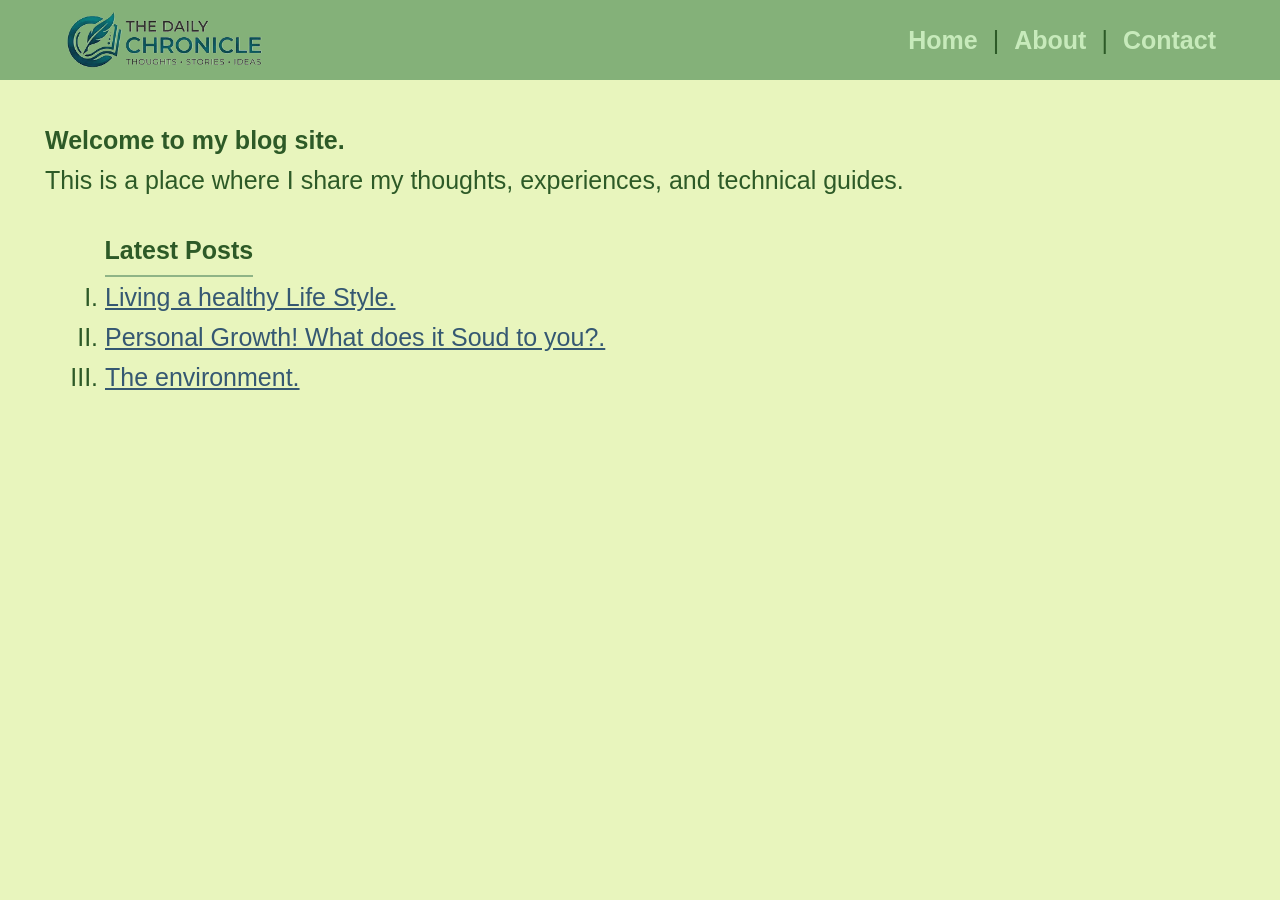
<file: index.html>
<!DOCTYPE html>
<html lang="en">

<head>
    <meta charset="UTF-8">
    <meta name="viewport" content="width=device-width, initial-scale=1.0">
    <title>My Blog Home</title>
    <link rel="stylesheet" href="style.css">
</head>

<body>

    <nav>
        <div class="logo">
            <img src="logo.png" alt="logo" class="nav-logo">
        </div>
        <div class="navigation-links">
            <a href="index.html">Home</a> |
            <a href="about.html">About</a> |
            <a href="contact.html">Contact</a>
        </div>
    </nav>
<div class="content-wrapper">
    <H1>Welcome to my blog site.</H1>
    <p>This is a place where I share my thoughts, experiences, and technical guides.</p>
    <H2>Latest Posts</H2>


    <ol type="I" class="blog-list">

        <li><a href="./Healthy.html">Living a healthy Life Style.</a></li>

        <li><a href="./personal.html">Personal Growth! What does it Soud to you?.</a> </li>

        <li><a href="./environment.html">The environment.</a></li>

    </ol>
    </div>

</body>

</html>
</file>
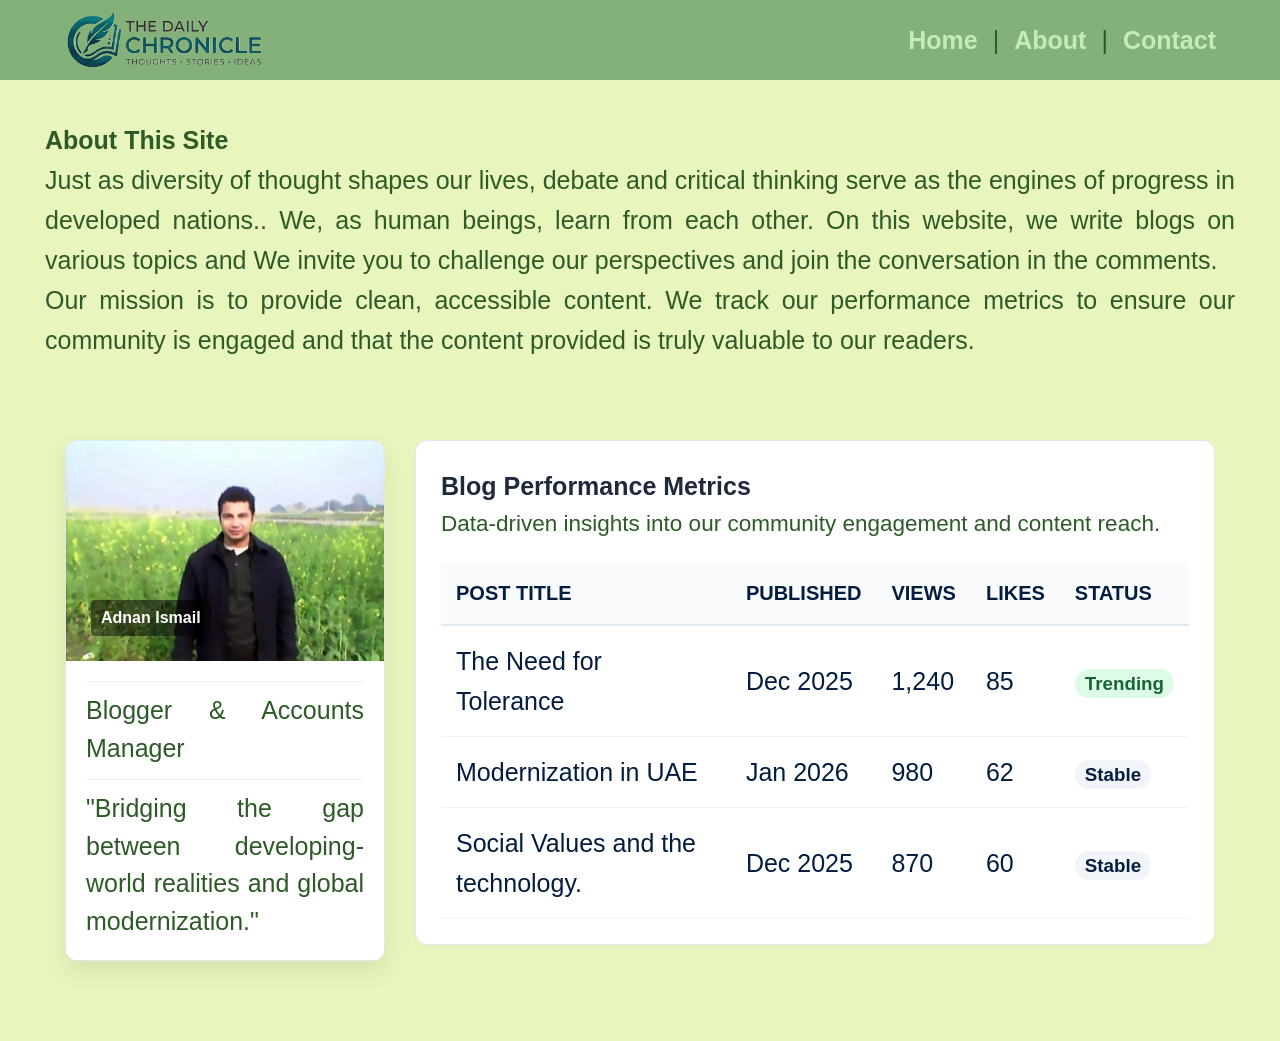
<file: about.html>
<!DOCTYPE html>
<html lang="en">

<head>
    <meta charset="UTF-8">
    <meta name="viewport" content="width=device-width, initial-scale=1.0">
    <title>Home</title>
    <link rel="stylesheet" href="style.css">

</head>

<body>

    <nav>
        <div class="logo">
            <img src="logo.png" alt="logo" class="nav-logo">
        </div>
        <div class="navigation-links">
            <a href="./index.html">Home</a> |
            <a href="./about.html">About</a> |
            <a href="./contact.html">Contact</a>
        </div>
    </nav>

    <div class="content-wrapper">
    <h1>About This Site</h1>
    <P>Just as diversity of thought shapes our lives, debate and critical thinking serve as the engines of progress in
        developed nations.. We, as human beings, learn from each other. On this website, we write blogs on various
        topics and We invite you to challenge our perspectives and join the conversation in the comments.</P>

    <p>Our mission is to provide clean, accessible content. We track our performance metrics to ensure our community is
        engaged and that the content provided is truly valuable to our readers.</p>

    <div class="main-layout-container">

    <div class="sidebar-section">
        <div class="author-card">
            <div class="image-wrapper">
                <img src="pms.jpg" alt="Adnan Ismail" class="profile-photo">
                <div class="name-overlay">
                    <h5 class="author-name">Adnan Ismail</h5>
                </div>
            </div>
            <div class="card-content">
                <p class="author-subtitle">Blogger & Accounts Manager</p>
                <p class="mission-text">
                    "Bridging the gap between developing-world realities and global modernization."
                </p>
            </div>
        </div>
    </div>

    <div class="table-section">
        <h3 class="section-title">Blog Performance Metrics</h3>
        <p class="table-intro">Data-driven insights into our community engagement and content reach.</p>
        <table class="metrics-table">
            <thead>
                <tr>
                    <th>Post Title</th>
                    <th>Published</th>
                    <th>Views</th>
                    <th>Likes</th>
                    <th>Status</th> 
                </tr>
            </thead>
            <tbody>
                <tr>
                    <td>The Need for Tolerance</td>
                    <td>Dec 2025</td>
                    <td>1,240</td>
                    <td>85</td>
                    <td><span class="status-tag trending">Trending</span></td>
                </tr>
                <tr>
                    <td>Modernization in UAE</td>
                    <td>Jan 2026</td>
                    <td>980</td>
                    <td>62</td>
                    <td><span class="status-tag">Stable</span></td>
                </tr>

                 <tr>
                    <td>Social Values and the technology.</td>
                    <td>Dec 2025</td>
                    <td>870</td>
                    <td>60</td>
                    <td><span class="status-tag">Stable</span></td>
                </tr>

            </tbody>
        </table>
    </div>

</div>
</div>
</body>

</html>
</file>
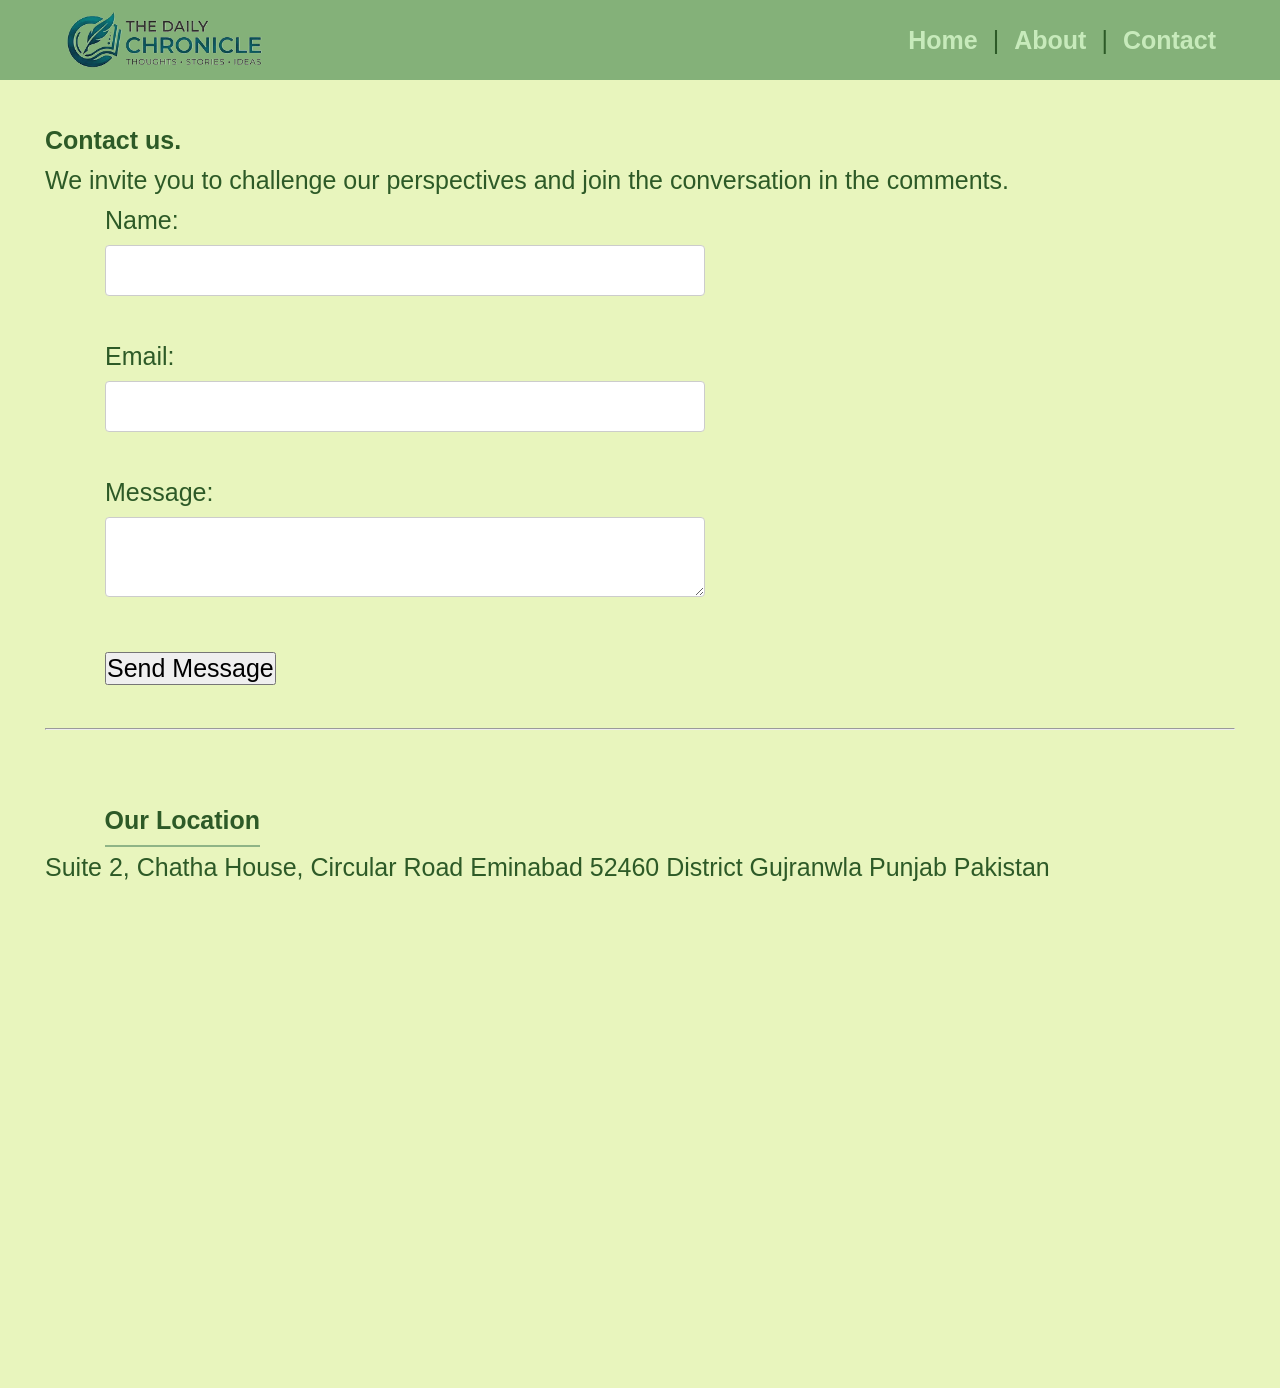
<file: contact.html>
<!DOCTYPE html>
<html lang="en">

<head>
    <meta charset="UTF-8">
    <meta name="viewport" content="width=device-width, initial-scale=1.0">
    <title>Contact Me</title>
    <link rel="stylesheet" href="style.css">
</head>

<body>
    <nav>
        <div class="logo">
            <img src="logo.png" alt="logo" class="nav-logo">
        </div>
        <div class="navigation-links">
            <a href="./index.html">Home</a> |
            <a href="./about.html">About</a> |
            <a href="./contact.html">Contact</a>
        </div>
    </nav>

    <div class="content-wrapper">
    <h1> Contact us.</h1>

    <p>We invite you to challenge our perspectives and join the conversation in the comments.</p>

    <form>
        <label>Name:</label><br>
        <input type="text" name="name"><br><br>
        <label>Email:</label><br>
        <input type="email" name="email"><br><br>
        <label>Message:</label><br>
        <textarea name="message" class="tarea"></textarea><br><br>
        <button type="submit">Send Message</button>
    </form>
    <br>
<hr>
<br>
    <h2>Our Location</h2>
     <br>
<p>Suite 2, Chatha House, Circular Road Eminabad 52460 District Gujranwla Punjab Pakistan</p>
<iframe src="https://www.google.com/maps/embed?pb=!1m18!1m12!1m3!1d3382.1191385565767!2d74.25867629999999!3d32.038966499999994!2m3!1f0!2f0!3f0!3m2!1i1024!2i768!4f13.1!3m3!1m2!1s0x39192a5671288351%3A0x52e57268d08200ae!2sEminabad%2C%20Pakistan!5e0!3m2!1sen!2s!4v1774296488106!5m2!1sen!2s" width="600" height="450" style="border:0;" allowfullscreen="" loading="lazy" referrerpolicy="no-referrer-when-downgrade"></iframe>
        
</div>
</body>

</html>
</file>
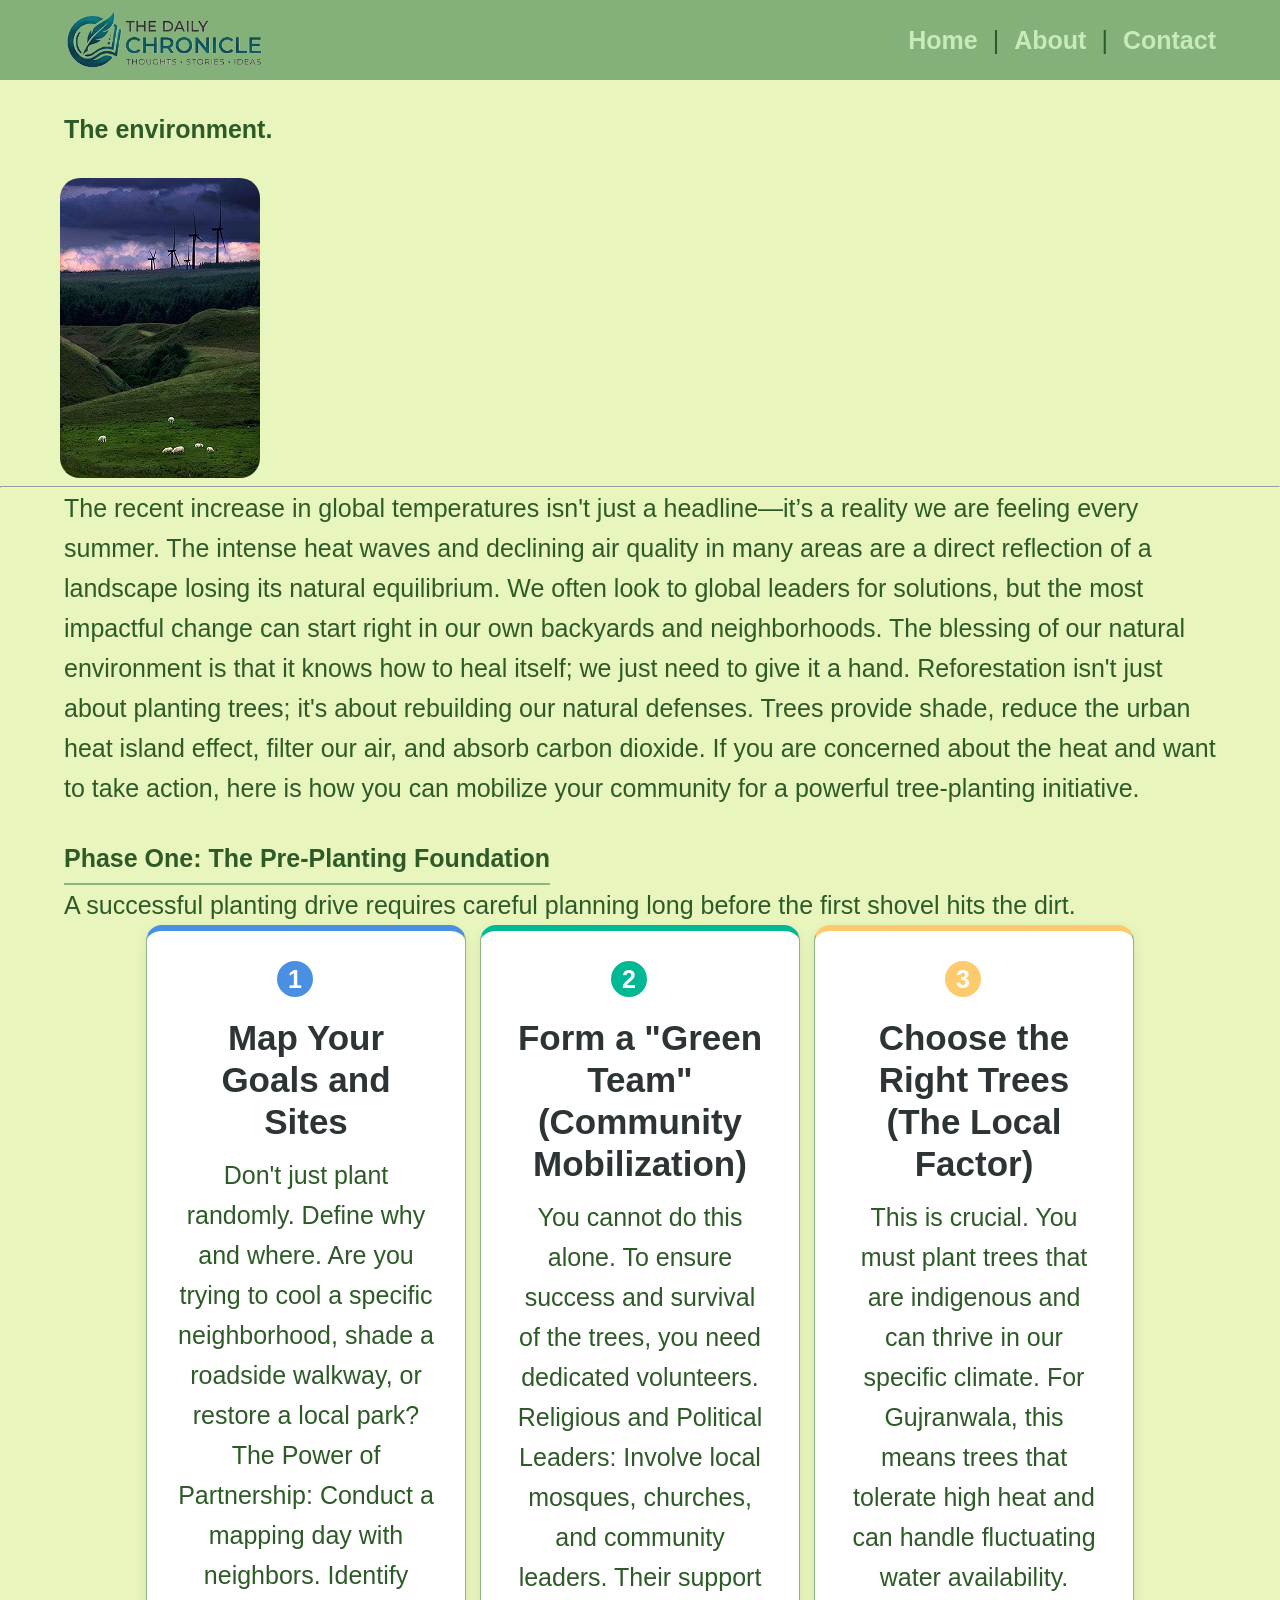
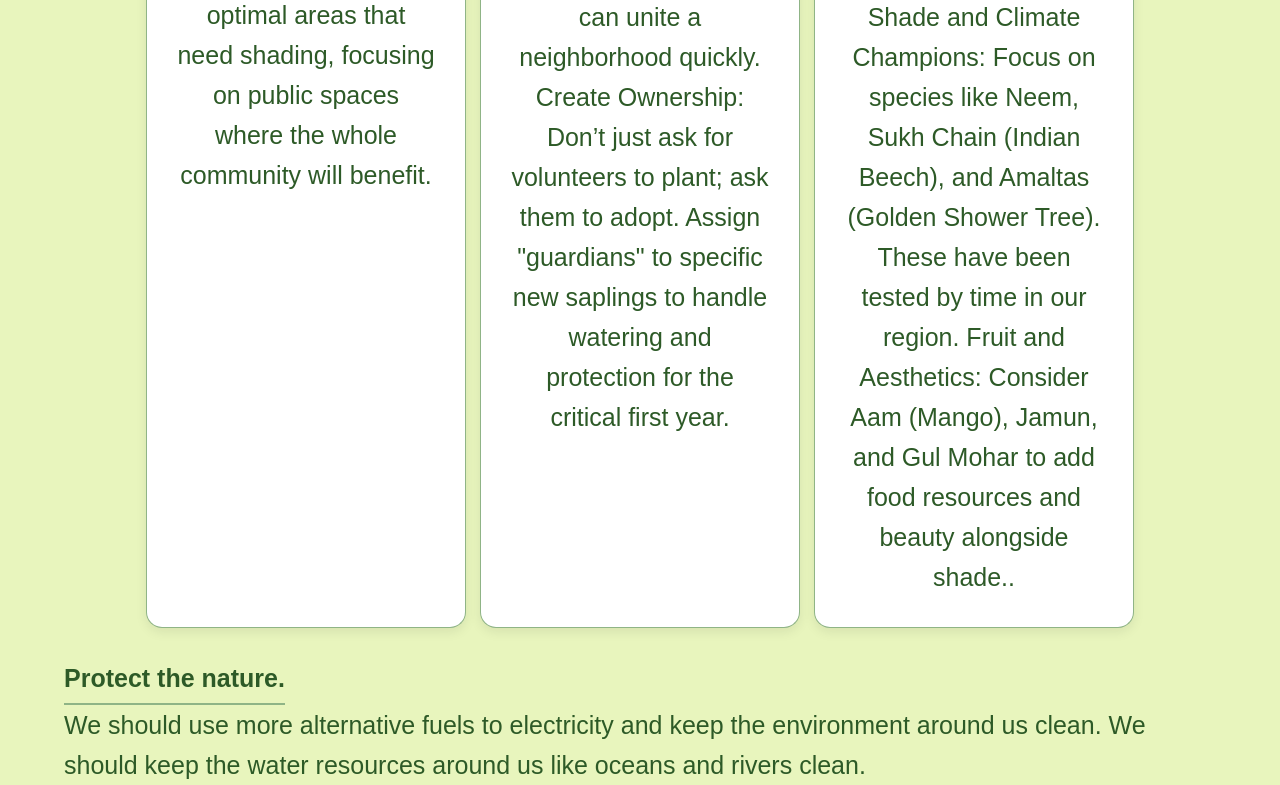
<file: environment.html>
<!DOCTYPE html>
<html lang="en">

<head>
    <meta charset="UTF-8">
    <meta name="viewport" content="width=device-width, initial-scale=1.0">
    <title>Environment</title>
    <link rel="stylesheet" href="style.css">
</head>

<body>
    <nav>
        <div class="logo">
            <img src="logo.png" alt="logo" class="nav-logo">
        </div>
        <div class="navigation-links">
            <a href="./index.html">Home</a> |
            <a href="./about.html">About</a> |
            <a href="./contact.html">Contact</a>
        </div>
    </nav>
<br>
    <h1>The environment.</h1>
    <br>

    <img src="ENVIRO.jpg" alt="" class="enviro">
    <br>
    <hr>
    <p class="intro">The recent increase in global temperatures isn't just a headline—it’s a reality we are feeling
        every summer. The intense heat waves and declining air quality in many areas are a direct reflection of a
        landscape losing its natural equilibrium.

        We often look to global leaders for solutions, but the most impactful change can start right in our own
        backyards and neighborhoods. The blessing of our natural environment is that it knows how to heal itself; we
        just need to give it a hand.

        Reforestation isn't just about planting trees; it's about rebuilding our natural defenses. Trees provide shade,
        reduce the urban heat island effect, filter our air, and absorb carbon dioxide.

        If you are concerned about the heat and want to take action, here is how you can mobilize your community for a
        powerful tree-planting initiative.
    </p>

    <H2>Phase One: The Pre-Planting Foundation</H2>
    <P>A successful planting drive requires careful planning long before the first shovel hits the dirt.</P>

    <section>

        <div class="enviro-content">



            <div class="card card-1">
                <div class="step-number">1</div>
                <h3> Map Your Goals and Sites </h3>
                <p>Don't just plant randomly. Define why and where. Are you trying to cool a specific neighborhood,
                    shade a roadside walkway, or restore a local park?

                    The Power of Partnership: Conduct a mapping day with neighbors. Identify optimal areas that need
                    shading, focusing on public spaces where the whole community will benefit.</p>

            </div>



            <div class="card card-2">
                <div class="step-number">2</div>
                <h3> Form a "Green Team" (Community Mobilization) </h3>
                <p>You cannot do this alone. To ensure success and survival of the trees, you need dedicated volunteers.

                    Religious and Political Leaders: Involve local mosques, churches, and community leaders. Their
                    support
                    can unite a neighborhood quickly.

                    Create Ownership: Don’t just ask for volunteers to plant; ask them to adopt. Assign "guardians" to
                    specific new saplings to handle watering and protection for the critical first year.</p>

            </div>

            <div class="card card-3">
                <div class="step-number">3</div>
                <h3> Choose the Right Trees (The Local Factor) </h3>
                <p>This is crucial. You must plant trees that are indigenous and can thrive in our specific climate. For
                    Gujranwala, this means trees that tolerate high heat and can handle fluctuating water availability.

                    Shade and Climate Champions: Focus on species like Neem, Sukh Chain (Indian Beech), and Amaltas
                    (Golden Shower Tree). These have been tested by time in our region.

                    Fruit and Aesthetics: Consider Aam (Mango), Jamun, and Gul Mohar to add food resources and beauty
                    alongside shade..</p>

            </div>






        </div>

    </section>

    <h2>Protect the nature.</h2>
    <P>We should use more alternative fuels to electricity and keep the environment around us clean. We should keep the
        water resources around us like oceans and rivers clean.</P>
</body>

</html>
</file>
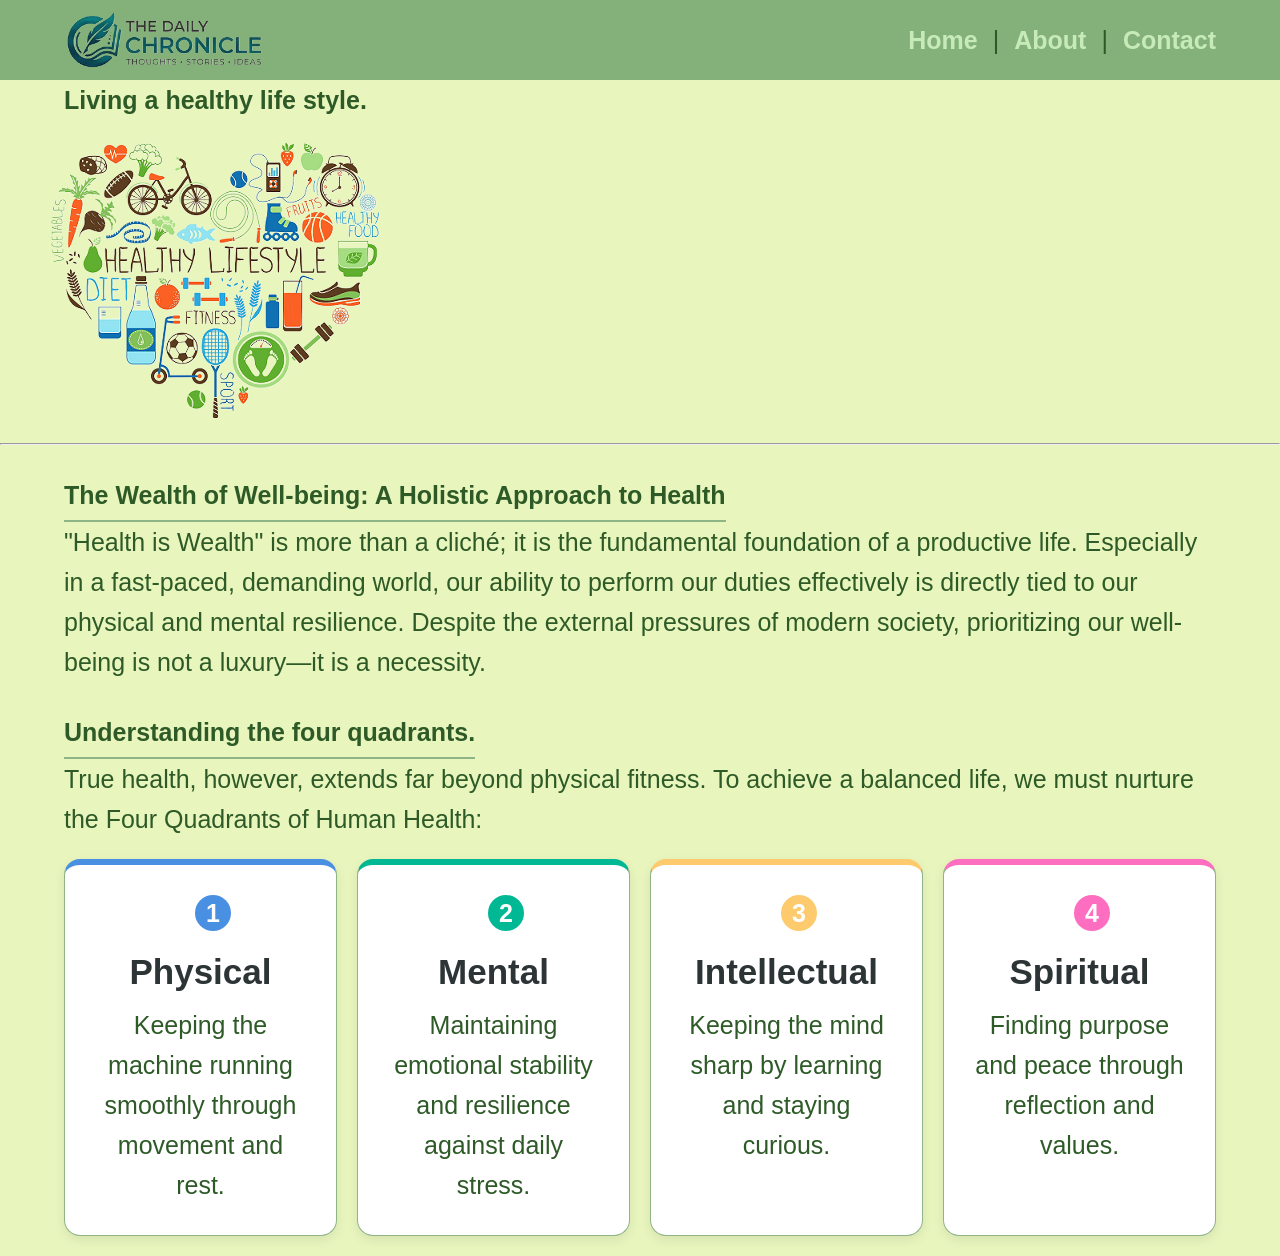
<file: Healthy.html>
<!DOCTYPE html>
<html lang="en">

<head>
    <meta charset="UTF-8">
    <meta name="viewport" content="width=device-width, initial-scale=1.0">
    <title>Health Life Style</title>
    <link rel="stylesheet" href="style.css">
</head>

<body>
    <nav>
        <div class="logo">
            <img src="logo.png" alt="logo" class="nav-logo">
        </div>
        <div class="navigation-links">
            <a href="./index.html">Home</a> |
            <a href="./about.html">About</a> |
            <a href="./contact.html">Contact</a>
        </div>
    </nav>

    
    <h1>Living a healthy life style.</h1>
    <img src="download2.png" alt="Life Style" class="pic-health">
    <hr>
    <h2>The Wealth of Well-being: A Holistic Approach to Health</h2>
    <p class="intro">"Health is Wealth" is more than a cliché; it is the fundamental foundation of a productive life. Especially in a
        fast-paced, demanding world, our ability to perform our duties effectively is directly tied to our physical and
        mental resilience. Despite the external pressures of modern society, prioritizing our well-being is not a
        luxury—it is a necessity.</p>
    <h2>Understanding the four quadrants.</h2>
    <p class="intro">True health, however, extends far beyond physical fitness. To achieve a balanced life, we must nurture the Four
        Quadrants of Human Health:</p>

    <div class="health-grid">
        <div class="card card-1">
            <div class="step-number">1</div>
            <h3>Physical</h3>
            <p>Keeping the machine running smoothly through movement and rest.</p>
        </div>
        <div class="card card-2">
            <div class="step-number">2</div>
            <h3>Mental</h3>
            <p>Maintaining emotional stability and resilience against daily stress.</p>
        </div>
        <div class="card card-3">
            <div class="step-number">3</div>
            <h3>Intellectual</h3>
            <p>Keeping the mind sharp by learning and staying curious.</p>
        </div>
        <div class="card card-4">
            <div class="step-number">4</div>
            <h3>Spiritual</h3>
            <p>Finding purpose and peace through reflection and values.</p>
        </div>
    </div>

    

</body>

</html>
</file>
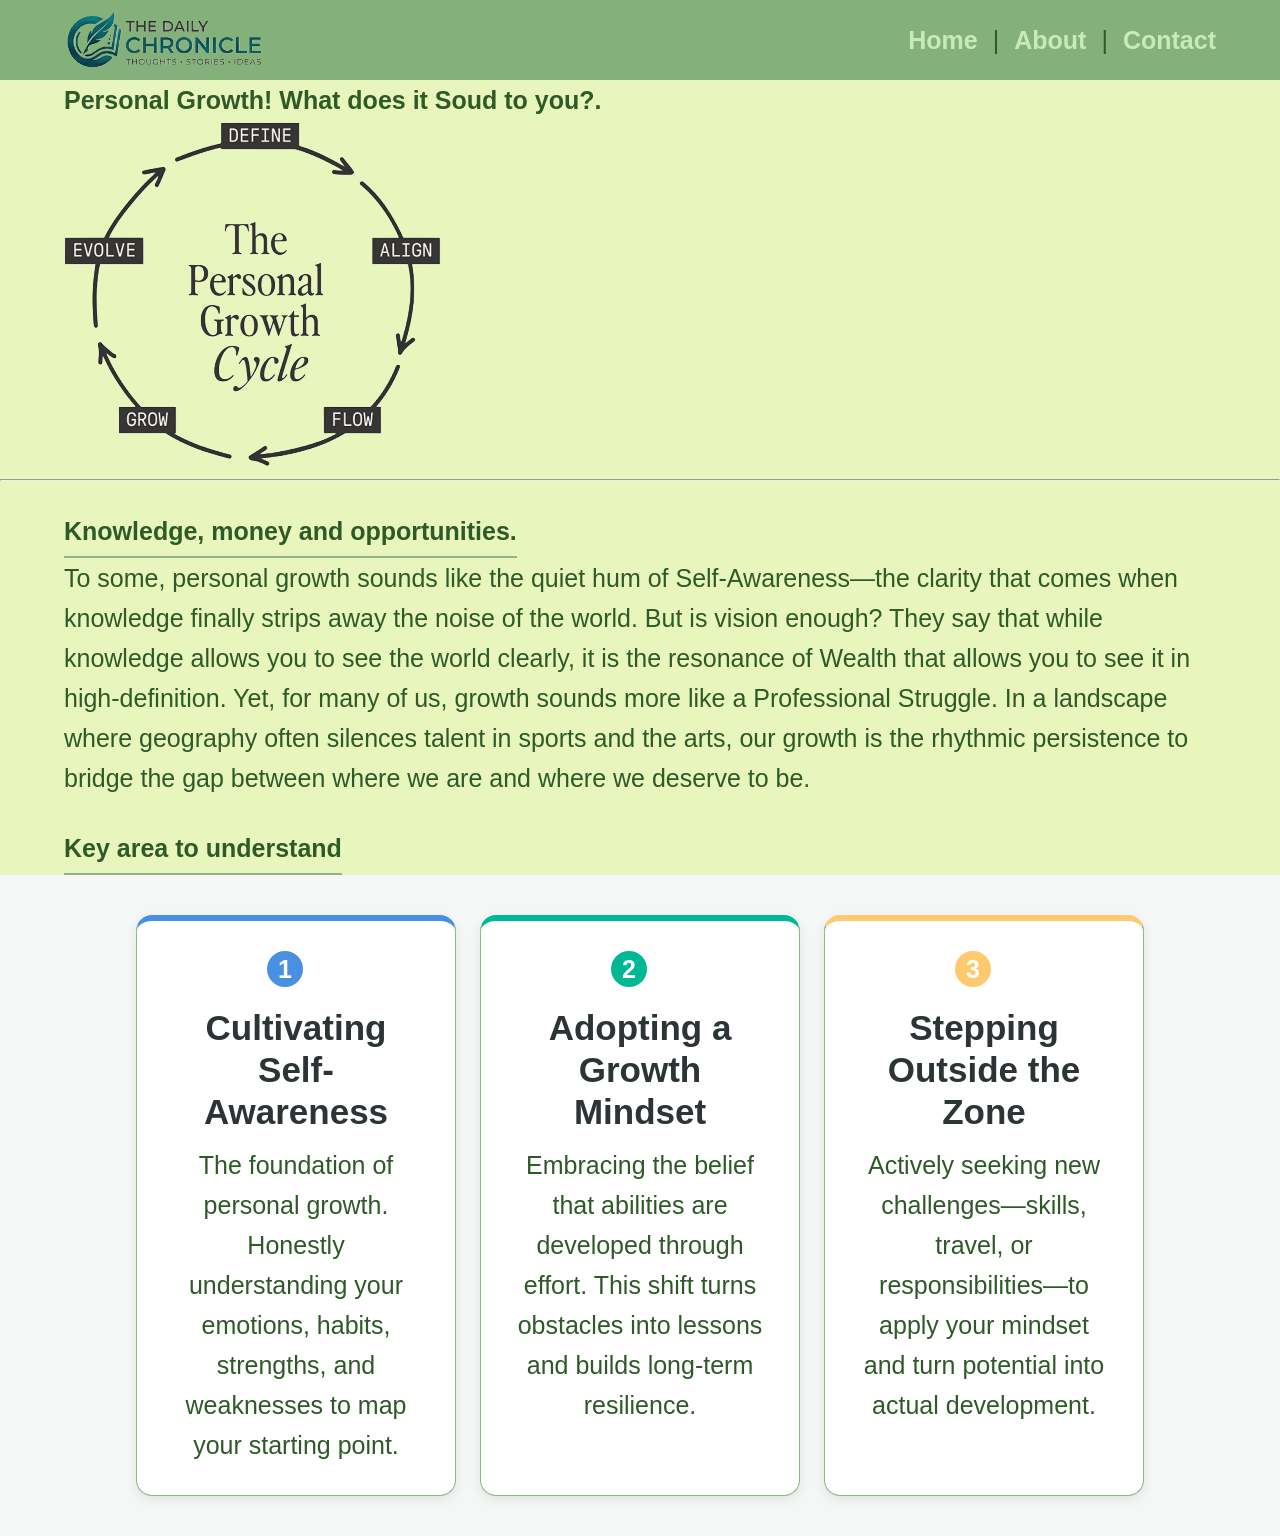
<file: personal.html>
<!DOCTYPE html>
<html lang="en">

<head>
    <meta charset="UTF-8">
    <meta name="viewport" content="width=device-width, initial-scale=1.0">
    <title>Personal Growth</title>
    <link rel="stylesheet" href="style.css">
</head>

<body>
    <nav>
        <div class="logo">
            <img src="logo.png" alt="logo" class="nav-logo">
        </div>
        <div class="navigation-links">
            <a href="./index.html">Home</a> |
            <a href="./about.html">About</a> |
            <a href="./contact.html">Contact</a>
        </div>
    </nav>


    <h1>Personal Growth! What does it Soud to you?.</h1>
    <img src="personal growth.png" alt="photo" class="growth-photo">
    <hr>
    <h2>Knowledge, money and opportunities.</h2>
    <p class="intro">To some, personal growth sounds like the quiet hum of Self-Awareness—the clarity that comes when knowledge
        finally strips away the noise of the world. But is vision enough? They say that while knowledge allows you to
        see the world clearly, it is the resonance of Wealth that allows you to see it in high-definition. Yet, for many
        of us, growth sounds more like a Professional Struggle. In a landscape where geography often silences talent in
        sports and the arts, our growth is the rhythmic persistence to bridge the gap between where we are and where we
        deserve to be.</p>
    <h2>Key area to understand</h2>

    <section class="growth-container">
        <article class="card card-1">
            <div class="step-number">1</div>
            <h3>Cultivating Self-Awareness</h3>
            <p>The foundation of personal growth. Honestly understanding your emotions, habits, strengths, and
                weaknesses to map your starting point.</p>
        </article>

        <article class="card card-2">
            <div class="step-number">2</div>
            <h3>Adopting a Growth Mindset</h3>
            <p>Embracing the belief that abilities are developed through effort. This shift turns obstacles into lessons
                and builds long-term resilience.</p>
        </article>

        <article class="card card-3">
            <div class="step-number">3</div>
            <h3>Stepping Outside the Zone</h3>
            <p>Actively seeking new challenges—skills, travel, or responsibilities—to apply your mindset and turn
                potential into actual development.</p>
        </article>

    </section>
</body>

</html>
</file>
<file: style.css>
* {

    box-sizing: border-box;
    font-size: 25px;
    margin: 0%;
    padding: 0%;
}

body {

    background-color:#E8F5BD ;
    
    color: #2D5A27;
    
    font-family: sans-serif;
    font-size: 18px; /* Balanced for readability */
    line-height: 1.6;
}

nav {

    background-color: #84B179;
    display: flex;
    justify-content: space-between;
    align-items: center;
    padding: 0 5%; /* Reduces top/bottom bulk */
    height: 80px; /* Force a standard navbar height */
    
}

.navigation-links {
    display: flex;
    align-items: center;
    gap: 15px; /* Adds space between links without using "|" characters */
}

.navigation-links a {
    color: #C7EABB; /* Standard blue, or use your palette color */
    text-decoration: none;
    font-family: Arial, sans-serif;
    
    font-weight: bold;
}

.navigation-links a:hover {
    text-decoration: underline;
    color: gold;
}

.logo img {
    height: 80px; /* Constrain the logo height */
    width: auto;  /* Keeps the aspect ratio perfect */
    padding-top: 5%;
    
}

h1, h2, p {

    color: #2D5A27 !important; /* The !important tag ensures this color wins */
    font-family: 'Segoe UI', Tahoma, Geneva, Verdana, sans-serif;
    margin-left: 5%; /* Keeps them aligned with the navbar */
    margin-right: 5%;
 
    
   }


/* If you want the H2 to still have that underline from before */
h2 {
    border-bottom: 2px solid #8fb486;
    display: inline-block;
    padding-bottom: 5px;
    margin-top: 30px;
}

/* Style the list items to match the professional look */
ol li a {
    color: #355872; /* Standard link blue */
    font-weight: 500;
    transition: color 0.3s ease;
}

ol li a:hover {
    color: #2D5A27; /* Changes to match the heading when you hover */
}

.pic-health {

    margin-left: 50px;
}



.health-grid {
    display: flex;
    gap: 20px;
    flex-wrap: wrap;
    padding: 20px 5%;
}

.card {
    flex: 1;
    min-width: 200px;
    background-color: #ffffff;
    border: 1px solid #8fb486;
    padding: 20px;
    border-radius: 8px;
    text-align: center;
    box-shadow: 2px 2px 10px rgba(0,0,0,0.05);
}

.card h3 {
    color: #2D5A27;
    margin-bottom: 10px;
}


/* Container using Grid to utilize all horizontal space */
.main-layout-container {
    display: grid;
    grid-template-columns: 320px 1fr; /* Sidebar is 320px, Table takes remaining '1fr' space */
    gap: 40px;
    padding: 40px 20px;
    align-items: start;
    max-width: 1400px; /* Expands nicely on wide monitors */
    margin: 0 auto;
}

/* Sidebar Section */
.sidebar-section {
    width: 100%;
}

.author-card {
    background: #ffffff;
    border-radius: 12px;
    overflow: hidden;
    box-shadow: 0 10px 25px rgba(0,0,0,0.08);
    border: 1px solid #e1e8ed;
}

.image-wrapper {
    position: relative;
    height: 220px;
}

.profile-photo {
    width: 100%;
    height: 100%;
    object-fit: cover;
}

.name-overlay {
    position: absolute;
    bottom: 0;
    width: 100%;
    background: linear-gradient(transparent, rgba(0,0,0,0.8));
    padding: 15px;
}

.author-name { color: #fff; margin: 0; font-size: 1.3rem; }

/* Table Section - This fills the "Plenty of Space" */
.table-section {
    background: #fff;
    padding: 25px;
    border-radius: 12px;
    border: 1px solid #e2e8f0;
    box-shadow: 0 4px 6px rgba(0,0,0,0.02);
}

.section-title { margin-top: 0; color: #1e293b; }
.table-intro { color: #64748b; font-size: 0.9rem; margin-bottom: 20px; }

.metrics-table {
    width: 100%; /* Stretches to fill the right side */
    border-collapse: collapse;
    color: #041c3d;
}

.metrics-table th {
    text-align: left;
    padding: 15px;
    background: #f8fafc;
    border-bottom: 2px solid #e2e8f0;
    color: #041c3d;
    font-size: 0.8rem;
    text-transform: uppercase;
}

.metrics-table td {
    padding: 15px;
    border-bottom: 1px solid #f1f5f9;
}

/* Optional: Status tags to make it look like a real dashboard */
.status-tag {
    padding: 4px 10px;
    border-radius: 20px;
    font-size: 0.75rem;
    background: #f1f5f9;
    font-weight: 600;
}

.status-tag.trending {
    background: #dcfce7;
    color: #166534;
}

/* Responsive: Stack them on smaller screens */
@media (max-width: 900px) {
    .main-layout-container {
        grid-template-columns: 1fr;
    }
    .sidebar-section {
        max-width: 350px;
        margin: 0 auto;
    }
}

/* This centers all content and aligns the edges */
.content-wrapper {
    max-width: 1200px; /* Set this to your preferred total width */
    margin: 0 auto;    /* Centers the entire block on the page */
    padding: 40px 5px;   /* Prevents content from touching screen edges on mobile */
    
}

/* Adjust your layout container to fill 100% of the wrapper */
.main-layout-container {
    display: grid;
    grid-template-columns: 320px 1fr;
    gap: 30px;
    width: 100%;       /* Ensures it spans the full width of the wrapper */
    margin-top: 40px;  /* Space between text and the table/card area */
}

/* Ensure headings and paragraphs inside the wrapper align left */
.content-wrapper h1, 
.content-wrapper p {
    text-align: left;
    margin-left: 0;
    margin-right: 0;
}

/* This specific path ensures we override the global green/large font rules */
.sidebar-section .author-card .image-wrapper .name-overlay h5.author-name {
    font-size: 16px !important;      /* Forces it to be small */
    color: #ffffff !important;       /* Forces it to be white */
    font-weight: 700 !important;     /* Makes it bold and professional */
    margin: 0 !important;            /* Removes any pushing from top/bottom */
    padding: 5px 10px !important;    /* Adds a little space around the text */
    background: rgba(0, 0, 0, 0.5);  /* Adds a subtle dark box so white text pops */
    display: inline-block;           /* Keeps the box tight around the name */
    border-radius: 4px;              /* Softens the box corners */
    text-shadow: none !important;    /* Removes any red/orange shadows */
}

/* Position the name overlay at the very bottom of the photo */
.name-overlay {
    position: absolute;
    bottom: 10px;                    /* Placed slightly above the bottom edge */
    left: 10px;                      /* Aligned to the left edge */
    width: auto !important;          /* Only takes up as much space as the name needs */
    background: transparent !important; 
}
.card-content {
    padding: 20px !important; /* Adds space around the entire inside of the card */
    display: flex;
    flex-direction: column;
    gap: 12px; /* This creates a consistent vertical gap between your lines of text */
    background-color: #ffffff;
}

.author-subtitle {
    margin: 0 !important; /* Let 'gap' handle the spacing instead of unpredictable margins */
    line-height: 1.2 !important;
}

.card-content p {
    margin: 0 !important;
    line-height: 1.5 !important;
    border-top: 1px solid #f0f0f0; /* Optional: adds a subtle line to separate the mission */
    padding-top: 10px;
    text-align: justify;
}


.growth-photo {

    margin-left: 60px;
}

.blog-list {

    margin-left: 60px;
}

.growth-container {

    display: flex;
    flex-wrap: wrap;
    gap: 24px;
    justify-content: center;
    padding: 40px 20px;
    background-color: #f4f7f6;
    font-family: 'Inter', -apple-system, BlinkMacSystemFont, sans-serif;
}
/* Base Card Styling */

.card {
 
background-color: #ffffff;
border-radius: 16px;
box-shadow: 0 4px 12px rgba(0, 0, 0, 0.08);
padding: 30px;
width: 100%;
max-width: 320px;
position: relative;
transition: all 0.3s cubic-bezier(0.25, 0.8, 0.25, 1);
border-top: 6px solid #4A90E2;
}

/* Hover Effects */

.card:hover {

    transform: translateY(-8px);
    box-shadow: 0 12px 24px rgba(0, 0, 0, 0.12);

}

/* Number Circle */

.step-number {

    width: 36px;
    height: 36px;
    border-radius: 50%;
    display: flex;
    align-items: center;
    justify-content: center;
    font-weight: 700;
    color: white;
    margin-bottom: 20px;
    background: #4A90E2;
    margin-left: 100px;
}
/* Typography */
.card h3 {
    margin: 0 0 12px 0;
    color: #2d3436;
    font-size: 1.4rem;
    line-height: 1.2;
}

.card p {
    color: #636e72;
    line-height: 1.6;
    font-size: 1rem;
    margin: 0;
}

/* Unique Color Accents */
.card-1 { border-top-color: #4A90E2; }
.card-1 .step-number { background-color: #4A90E2; }

.card-2 { border-top-color: #00b894; }
.card-2 .step-number { background-color: #00b894; }

.card-3 { border-top-color: #fdcb6e; }
.card-3 .step-number { background-color: #fdcb6e; }

.card-4 { border-top-color: #fd6ec1; }
.card-4 .step-number { background-color: #fd6ec1; }

/* Responsive adjustments */
@media (max-width: 600px) {
    .growth-container {
        flex-direction: column;
        align-items: center;
    }
}

.intro .info {

  text-align: justify;
  text-justify: inter-word; /* Optional: improves spacing between words */
  line-height: 1.6;        /* Recommended for readability when justified */
}

.enviro {

    margin-left: 60px;
    border-radius: 20px;
    

}

.enviro-content {

    display: flex;
    flex-wrap: wrap;
    justify-content: center;
    gap: 14px;
}

/* Make form elements consistent and aligned */
form {
    max-width: 600px; /* Limits width so it doesn't stretch too far on wide screens */
    margin-left: 60px;
}

input[type="text"], 
input[type="email"], 
.tarea {
    width: 100%;       /* Makes fields fill the container width */
    padding: 10px;
    margin-top: 5px;
    border: 1px solid #ccc;
    border-radius: 4px;
    box-sizing: border-box; /* Ensures padding doesn't add to the width */
}

iframe {

    margin-left: 60px;
}


.content-wrapper p {

  text-align: justify;
/*  text-justify: inter-word; /* Optional: improves spacing between words */
  line-height: 1.6;        /* Recommended for readability when justified */
}
</file>
